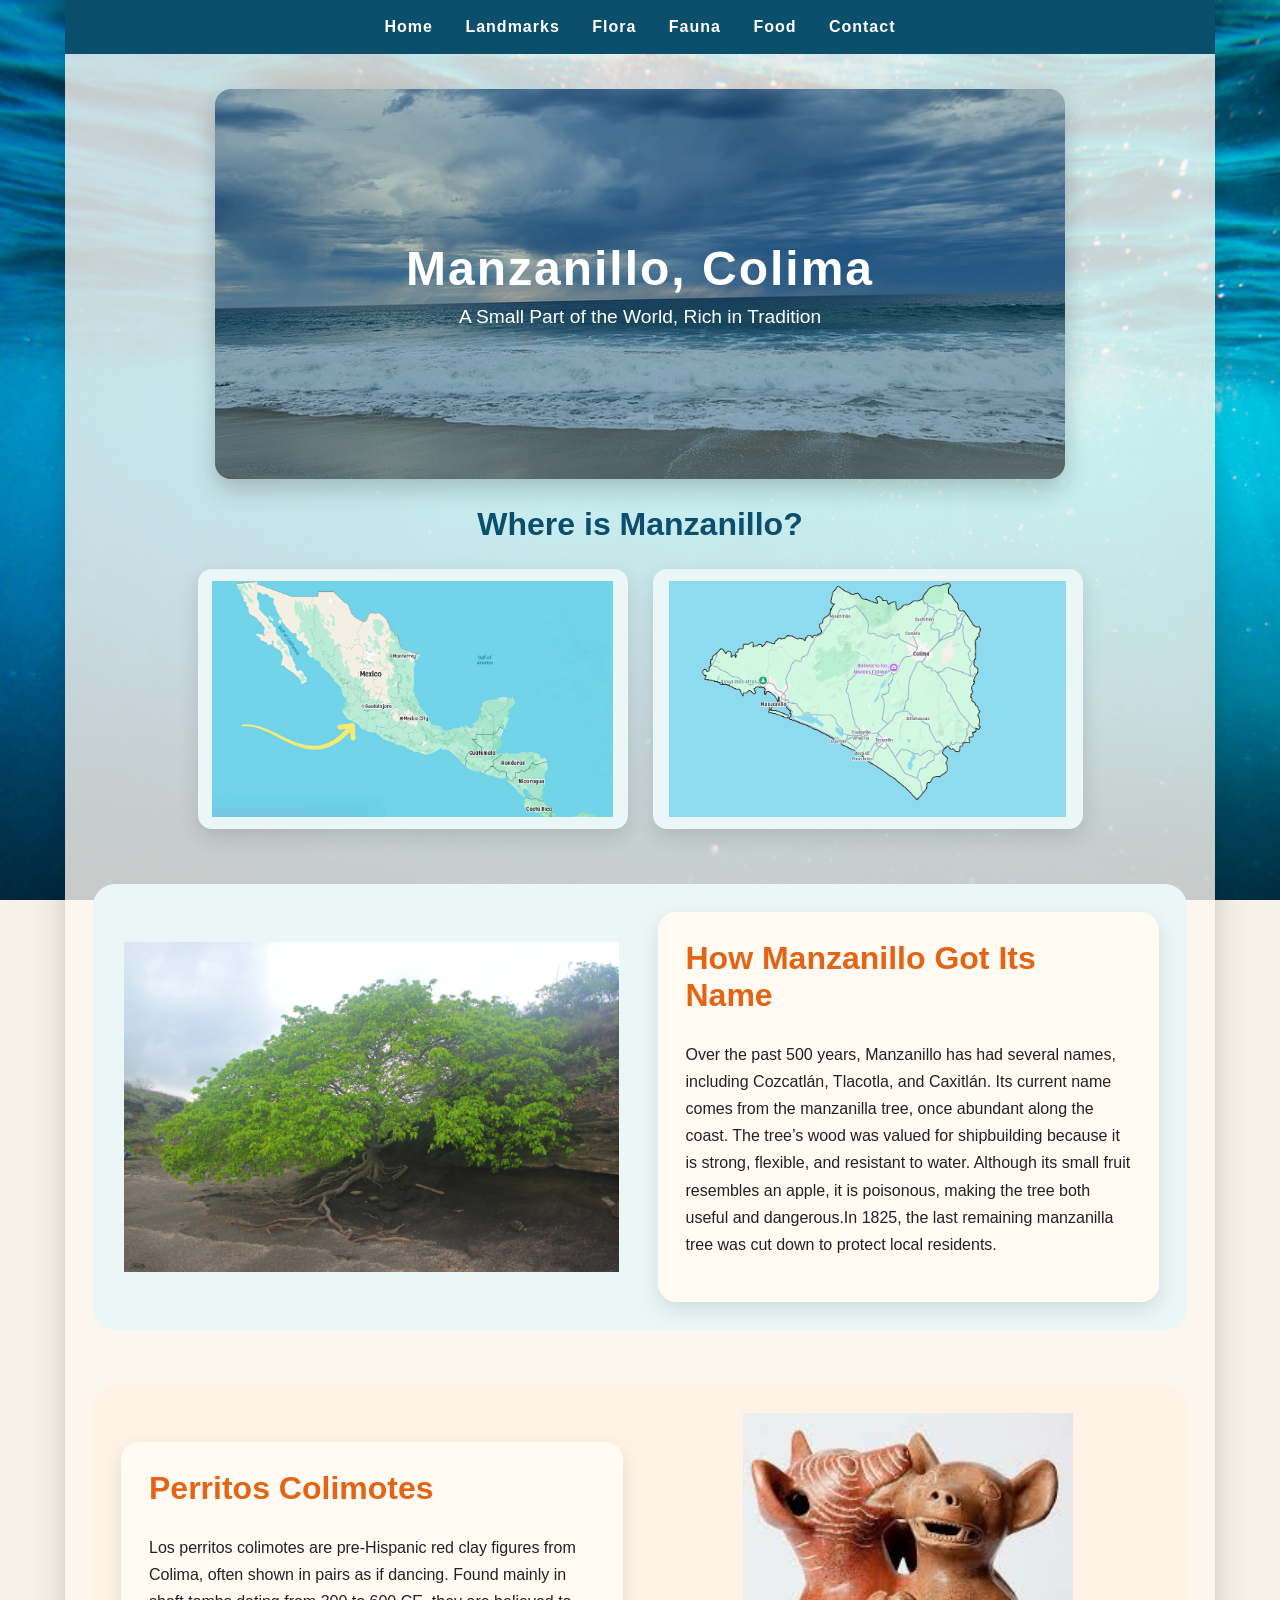
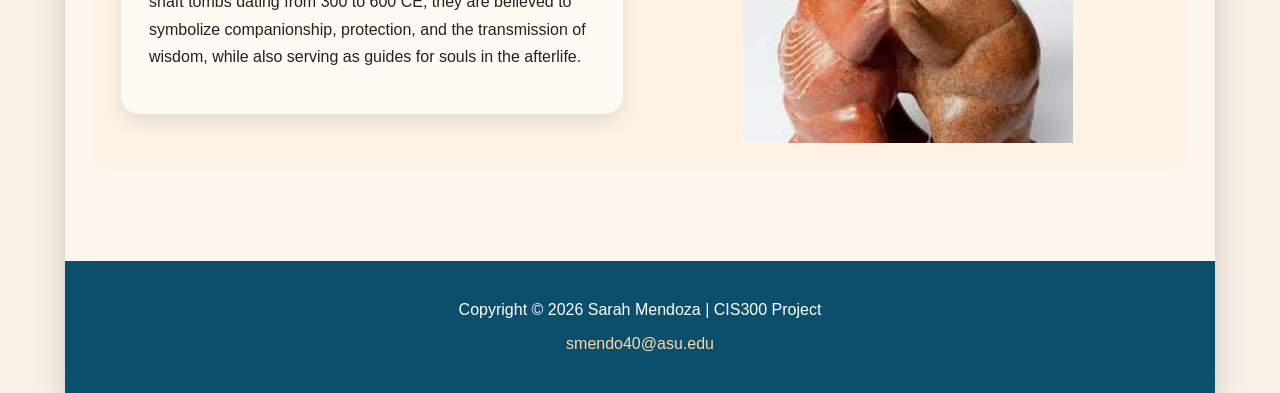
<file: index.html>
<!DOCTYPE html>
<html lang="en">
<head>
    <title>Manzanillo, Colima</title>
    <meta charset="utf-8">
    <meta name="description" content="Explore Manzanillo, Colima through its location, history, traditions, and cultural symbols.">
    <meta name="viewport" content="width=device-width, initial-scale=1.0">

    <!-- Google tag (gtag.js) -->
<script async src="https://www.googletagmanager.com/gtag/js?id=G-6YE97ZXQX1"></script>
<script>
  window.dataLayer = window.dataLayer || [];
  function gtag(){dataLayer.push(arguments);}
  gtag('js', new Date());

  gtag('config', 'G-6YE97ZXQX1');
</script>

    <link rel="stylesheet" href="style.css">
</head>

<body>
<div id="wrapper">

<header>
    <nav>
        <a href="index.html">Home</a>
        <a href="landmarks.html">Landmarks</a>
        <a href="flora.html">Flora</a>
        <a href="fauna.html">Fauna</a>
        <a href="food.html">Food</a>
        <a href="contact.html">Contact</a>
    </nav>
</header>

<main>

<section class="hero-collage">

    <div class="hero-image-container">
        <img class="beach-img" src="images/playa-manzanillo.jpeg.jpeg" alt="Beach in Manzanillo">

        <div class="hero-overlay">
            <h1>Manzanillo, Colima</h1>
            <p>A Small Part of the World, Rich in Tradition</p>
        </div>
    </div>

    <h2>Where is Manzanillo?</h2>

    <div class="map-row">
        <img src="images/mexico-arrow.jpg.jpg" alt="Map of Mexico pointing to Colima">
        <img src="images/mapa-manzanillo.jpg.jpg" alt="Map showing Manzanillo in Colima">
    </div>

</section>

<section class="name-section">

    <img src="images/manzanillo-arbol.jpg.jpg" alt="Manzanillo tree">

    <div class="text-box">
        <h2>How Manzanillo Got Its Name</h2>
        <p>
            Over the past 500 years, Manzanillo has had several names, including Cozcatlán, Tlacotla, and Caxitlán. 
            Its current name comes from the manzanilla tree, once abundant along the coast. The tree’s wood was valued 
            for shipbuilding because it is strong, flexible, and resistant to water. Although its small fruit resembles an apple, 
            it is poisonous, making the tree both useful and dangerous.In 1825, the last remaining manzanilla tree was cut down 
            to protect local residents.

        </p>
    </div>

</section>

<section class="perritos-section">

    <div class="text-box">
        <h2>Perritos Colimotes</h2>
        <p>
            Los perritos colimotes are pre-Hispanic red clay figures from Colima, often shown in pairs as if dancing. Found 
            mainly in shaft tombs dating from 300 to 600 CE, they are believed to symbolize companionship, protection, and 
            the transmission of wisdom, while also serving as guides for souls in the afterlife.

        </p>
    </div>

    <img src="images/perros-colimotes.jpeg.jpeg" alt="Perritos colimotes clay figures">

</section>

</main>

<footer>
    <p>Copyright &copy; 2026 Sarah Mendoza | CIS300 Project</p>
    <p><a href="mailto:smendo40@asu.edu">smendo40@asu.edu</a></p>
</footer>

</div>
</body>
</html>
</file>
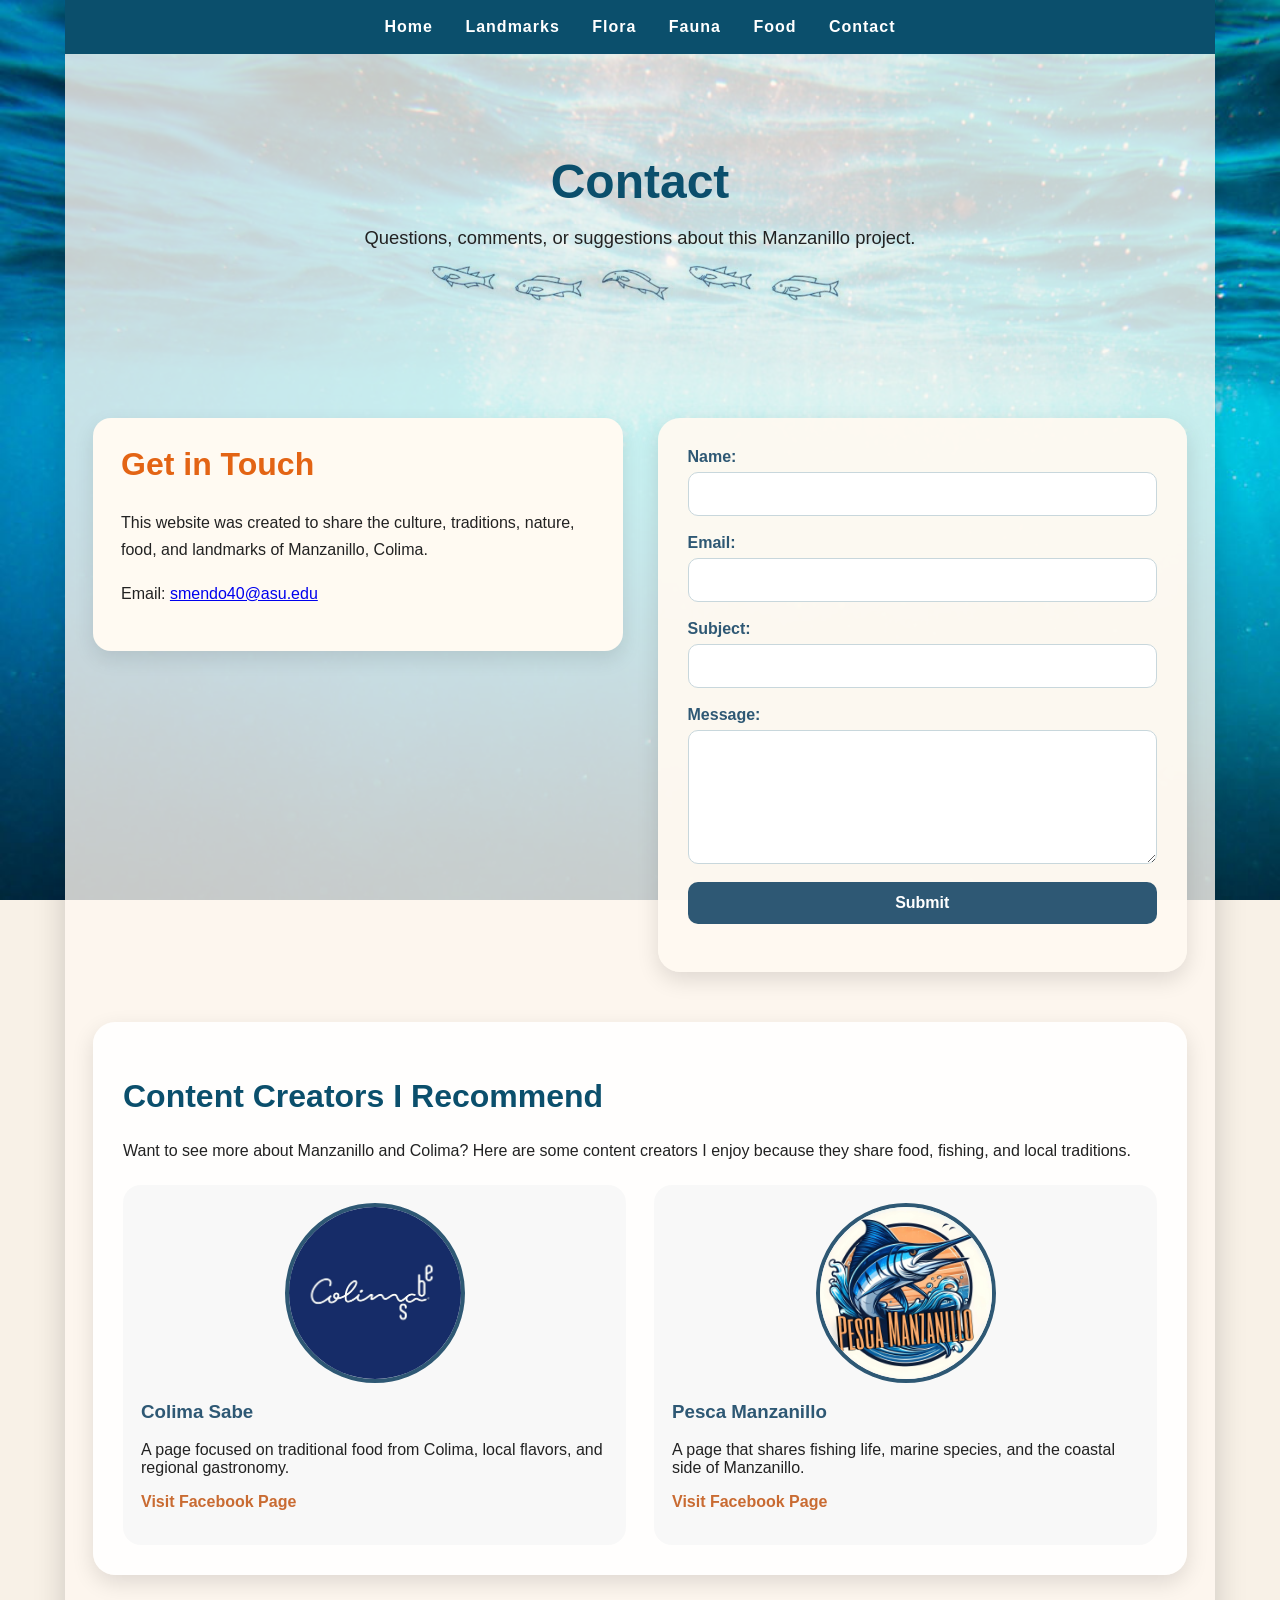
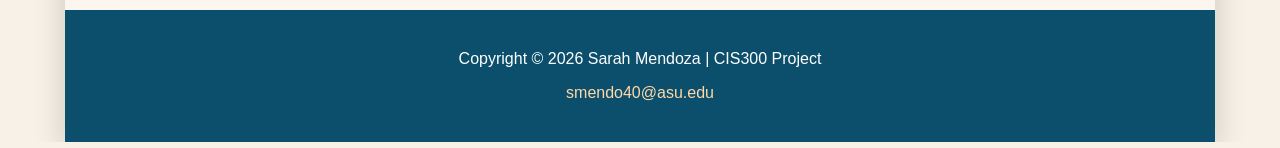
<file: contact.html>
<!DOCTYPE html>
<html lang="en">
<head>
    <title>Contact | Manzanillo, Colima</title>
    <meta charset="utf-8">
    <meta name="description" content="Contact page for the Manzanillo, Colima website project.">
    <meta name="viewport" content="width=device-width, initial-scale=1.0">

    <!-- Google tag (gtag.js) -->
<script async src="https://www.googletagmanager.com/gtag/js?id=G-6YE97ZXQX1"></script>
<script>
  window.dataLayer = window.dataLayer || [];
  function gtag(){dataLayer.push(arguments);}
  gtag('js', new Date());

  gtag('config', 'G-6YE97ZXQX1');
</script>
    
    <link rel="stylesheet" href="style.css">
</head>

<body>
<div id="wrapper">

<header>
    <nav>
        <a href="index.html">Home</a>
        <a href="landmarks.html">Landmarks</a>
        <a href="flora.html">Flora</a>
        <a href="fauna.html">Fauna</a>
        <a href="food.html">Food</a>
        <a href="contact.html">Contact</a>
    </nav>
</header>

<main>

<section class="page-title contact-title">
    <h1>Contact</h1>
    <p>Questions, comments, or suggestions about this Manzanillo project.</p>
    <img src="images/fish-divider.jpeg" alt="Decorative fish divider" class="header-divider">
</section>

<section class="contact-section">

    <div class="text-box">
        <h2>Get in Touch</h2>
        <p>
            This website was created to share the culture, traditions, nature,
            food, and landmarks of Manzanillo, Colima.
        </p>

        <p>
            Email:
            <a href="mailto:smendo40@asu.edu">smendo40@asu.edu</a>
        </p>
    </div>

    <form class="contact-form" action="#" method="post">
        <label for="myName">Name:</label>
        <input type="text" id="myName" name="myName">

        <label for="myEmail">Email:</label>
        <input type="email" id="myEmail" name="myEmail">

        <label for="mySubject">Subject:</label>
        <input type="text" id="mySubject" name="mySubject">

        <label for="myMessage">Message:</label>
        <textarea id="myMessage" name="myMessage" rows="6"></textarea>

        <input type="submit" value="Submit">
    </form>

</section>

<section class="creator-section">
    <h2>Content Creators I Recommend</h2>

    <p>
        Want to see more about Manzanillo and Colima? Here are some content creators
        I enjoy because they share food, fishing, and local traditions.
    </p>

    <div class="creator-grid">

        <article class="creator-card">
    <a href="https://www.facebook.com/colimasabe.mx" target="_blank">
        <img src="images/colima-sabe.jpeg" alt="Colima Sabe page">
    </a>
    <h3>Colima Sabe</h3>
    <p>
        A page focused on traditional food from Colima, local flavors,
        and regional gastronomy.
    </p>
    <p>
        <a href="https://www.facebook.com/colimasabe.mx" target="_blank">Visit Facebook Page</a>
    </p>
</article>

<article class="creator-card">
    <a href="https://www.facebook.com/profile.php?id=100063577772550" target="_blank">
        <img src="images/pesca-manzanillo.jpeg" alt="Pesca Manzanillo page">
    </a>
    <h3>Pesca Manzanillo</h3>
    <p>
        A page that shares fishing life, marine species, and the coastal side of Manzanillo.
    </p>
    <p>
        <a href="https://www.facebook.com/profile.php?id=100063577772550" target="_blank">Visit Facebook Page</a>
    </p>
</article>

    </div>
</section>

</main>

<footer>
    <p>Copyright &copy; 2026 Sarah Mendoza | CIS300 Project</p>
    <p><a href="mailto:smendo40@asu.edu">smendo40@asu.edu</a></p>
</footer>

</div>
</body>
</html>
</file>
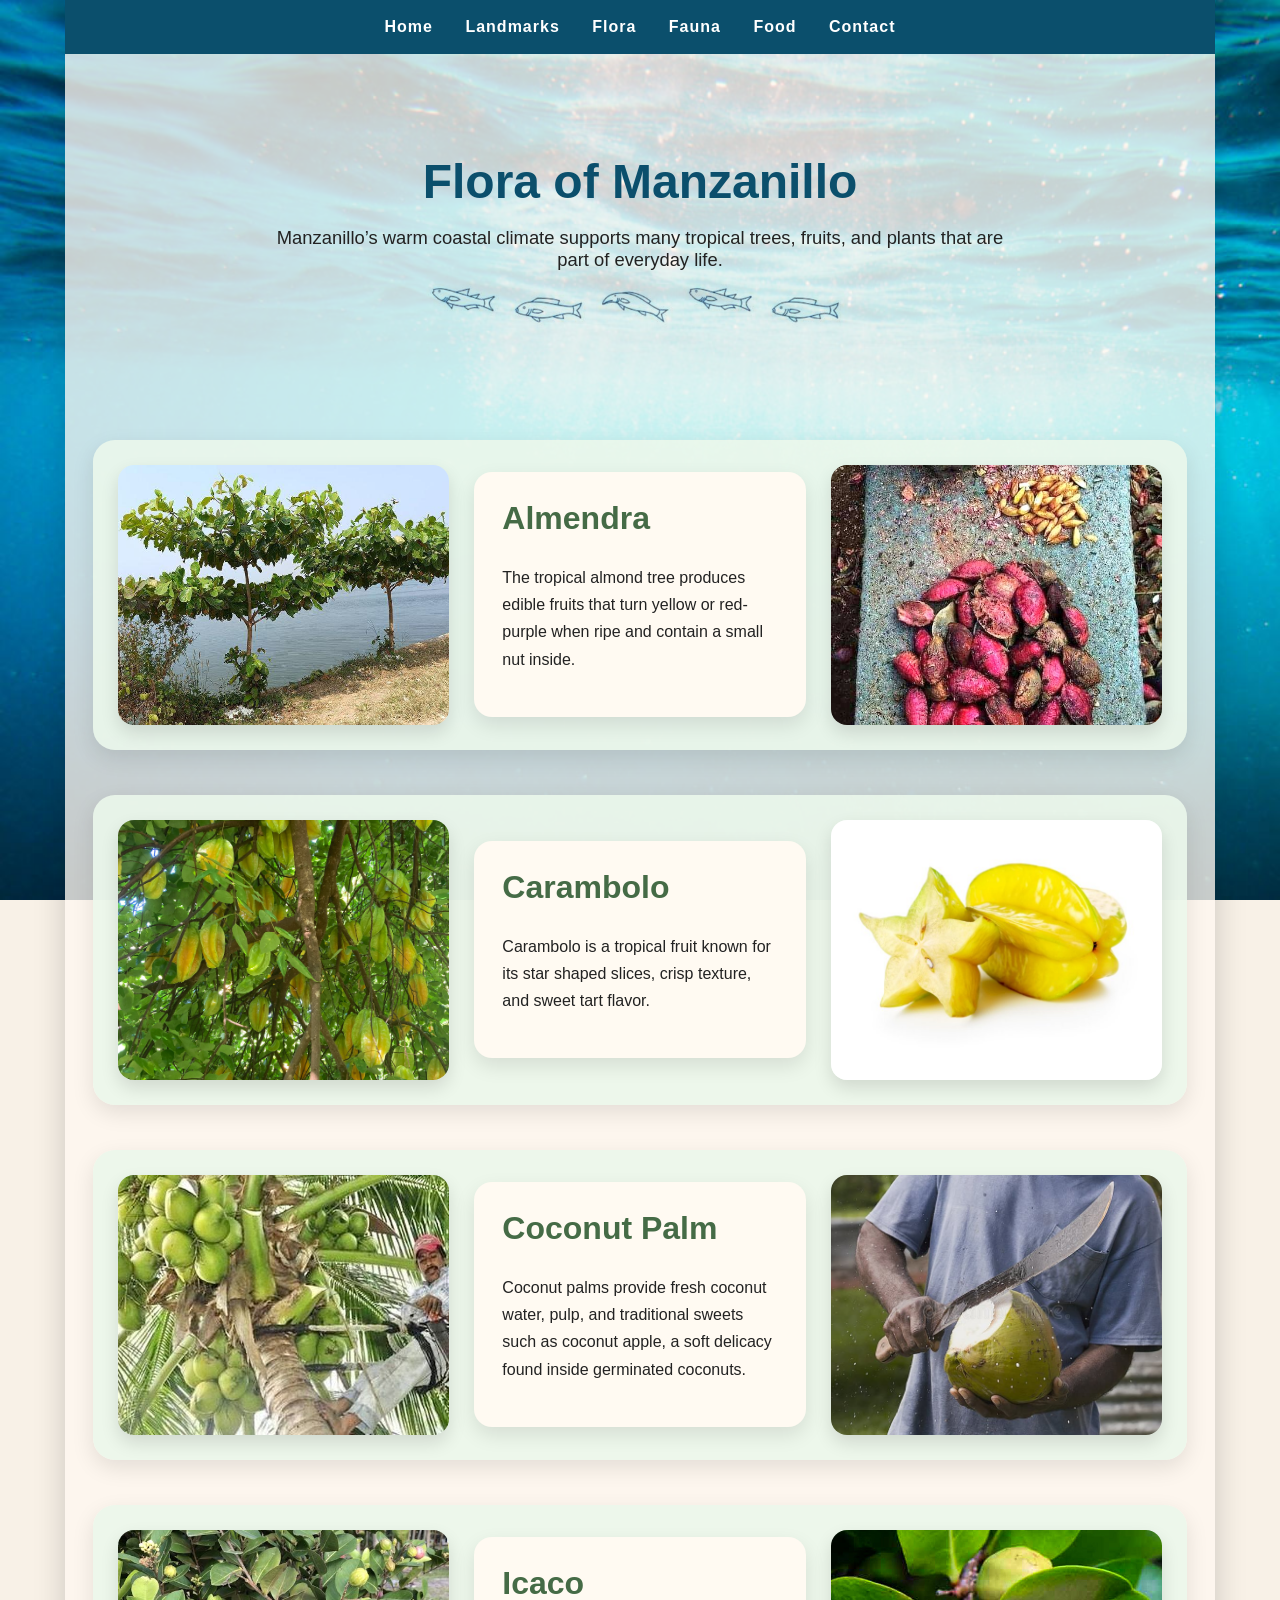
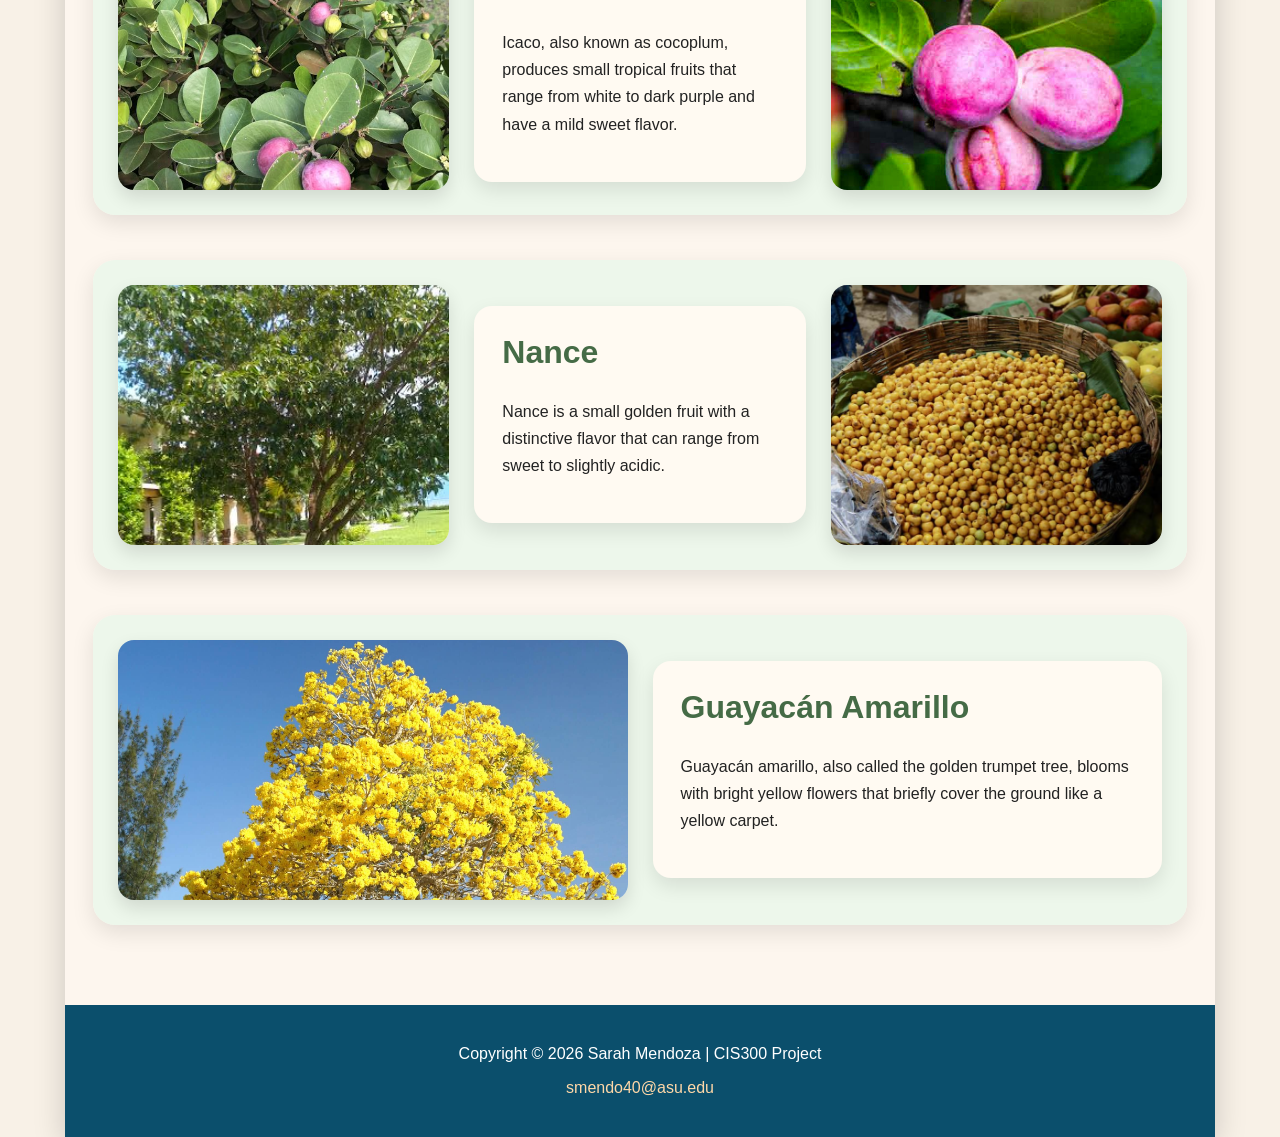
<file: flora.html>
<!DOCTYPE html>
<html lang="en">
<head>
    <title>Manzanillo Flora</title>
    <meta charset="utf-8">
    <meta name="description" content="Explore tropical plants and fruits found in Manzanillo and Colima.">
    <meta name="viewport" content="width=device-width, initial-scale=1.0">

    <!-- Google tag (gtag.js) -->
<script async src="https://www.googletagmanager.com/gtag/js?id=G-6YE97ZXQX1"></script>
<script>
  window.dataLayer = window.dataLayer || [];
  function gtag(){dataLayer.push(arguments);}
  gtag('js', new Date());

  gtag('config', 'G-6YE97ZXQX1');
</script>
    
    <link rel="stylesheet" href="style.css">
</head>

<body>
<div id="wrapper">

<header>
    <nav>
        <a href="index.html">Home</a>
        <a href="landmarks.html">Landmarks</a>
        <a href="flora.html">Flora</a>
        <a href="fauna.html">Fauna</a>
        <a href="food.html">Food</a>
        <a href="contact.html">Contact</a>
    </nav>
</header>

<main>

<section class="page-title">
    <h1>Flora of Manzanillo</h1>
    <p>Manzanillo’s warm coastal climate supports many tropical trees, fruits, and plants that are part of everyday life.</p>
    <img src="images/fish-divider.jpeg" alt="Decorative fish divider" class="header-divider">
</section>

<section class="flora-card">
    <img src="images/almendra-arbol.jpg.jpg" alt="Almendra tree">
    <div class="text-box">
        <h2>Almendra</h2>
        <p>The tropical almond tree produces edible fruits that turn yellow or red-purple when ripe and contain a small nut inside.</p>
    </div>
    <img src="images/almendra-fruta.jpg.jpg" alt="Almendra fruit">
</section>

<section class="flora-card">
    <img src="images/carambolo-arbol.jpg.jpg" alt="Carambolo tree">
    <div class="text-box">
        <h2>Carambolo</h2>
        <p>Carambolo is a tropical fruit known for its star shaped slices, crisp texture, and sweet tart flavor.
</p>
    </div>
    <img src="images/carambolo-fruta.jpg.jpg" alt="Carambolo fruit">
</section>

<section class="flora-card">
    <img src="images/cortando-cocos.jpg.jpg" alt="Cutting coconuts from a palm tree">
    <div class="text-box">
        <h2>Coconut Palm</h2>
        <p>Coconut palms provide fresh coconut water, pulp, and traditional sweets such as coconut apple, a soft delicacy found inside germinated coconuts.</p>
    </div>
    <img src="images/coco_fruta.jpg.jpg" alt="Fresh coconut">
</section>

<section class="flora-card">
    <img src="images/icaco-arbol.jpg.jpg" alt="Icaco tree">
    <div class="text-box">
        <h2>Icaco</h2>
        <p>Icaco, also known as cocoplum, produces small tropical fruits that range from white to dark purple and have a mild sweet flavor.</p>
    </div>
    <img src="images/icaco-fruta.jpg.jpg" alt="Icaco fruit">
</section>

<section class="flora-card">
    <img src="images/nance-arbol.jpg.jpg" alt="Nance tree">
    <div class="text-box">
        <h2>Nance</h2>
        <p>Nance is a small golden fruit with a distinctive flavor that can range from sweet to slightly acidic.</p>
    </div>
    <img src="images/nance-fruta.jpeg.jpeg" alt="Nance fruit">
</section>

<section class="flora-card single-feature">
    <img src="images/guayacan-amarillo.jpeg" alt="Guayacán amarillo" class="guayacan-img">
    <div class="text-box">
        <h2>Guayacán Amarillo</h2>
        <p>Guayacán amarillo, also called the golden trumpet tree, blooms with bright yellow flowers that briefly cover the ground like a yellow carpet.</p>
    </div>
</section>

</main>

<footer>
    <p>Copyright &copy; 2026 Sarah Mendoza | CIS300 Project</p>
    <p><a href="mailto:smendo40@asu.edu">smendo40@asu.edu</a></p>
</footer>

</div>
</body>
</html>
</file>
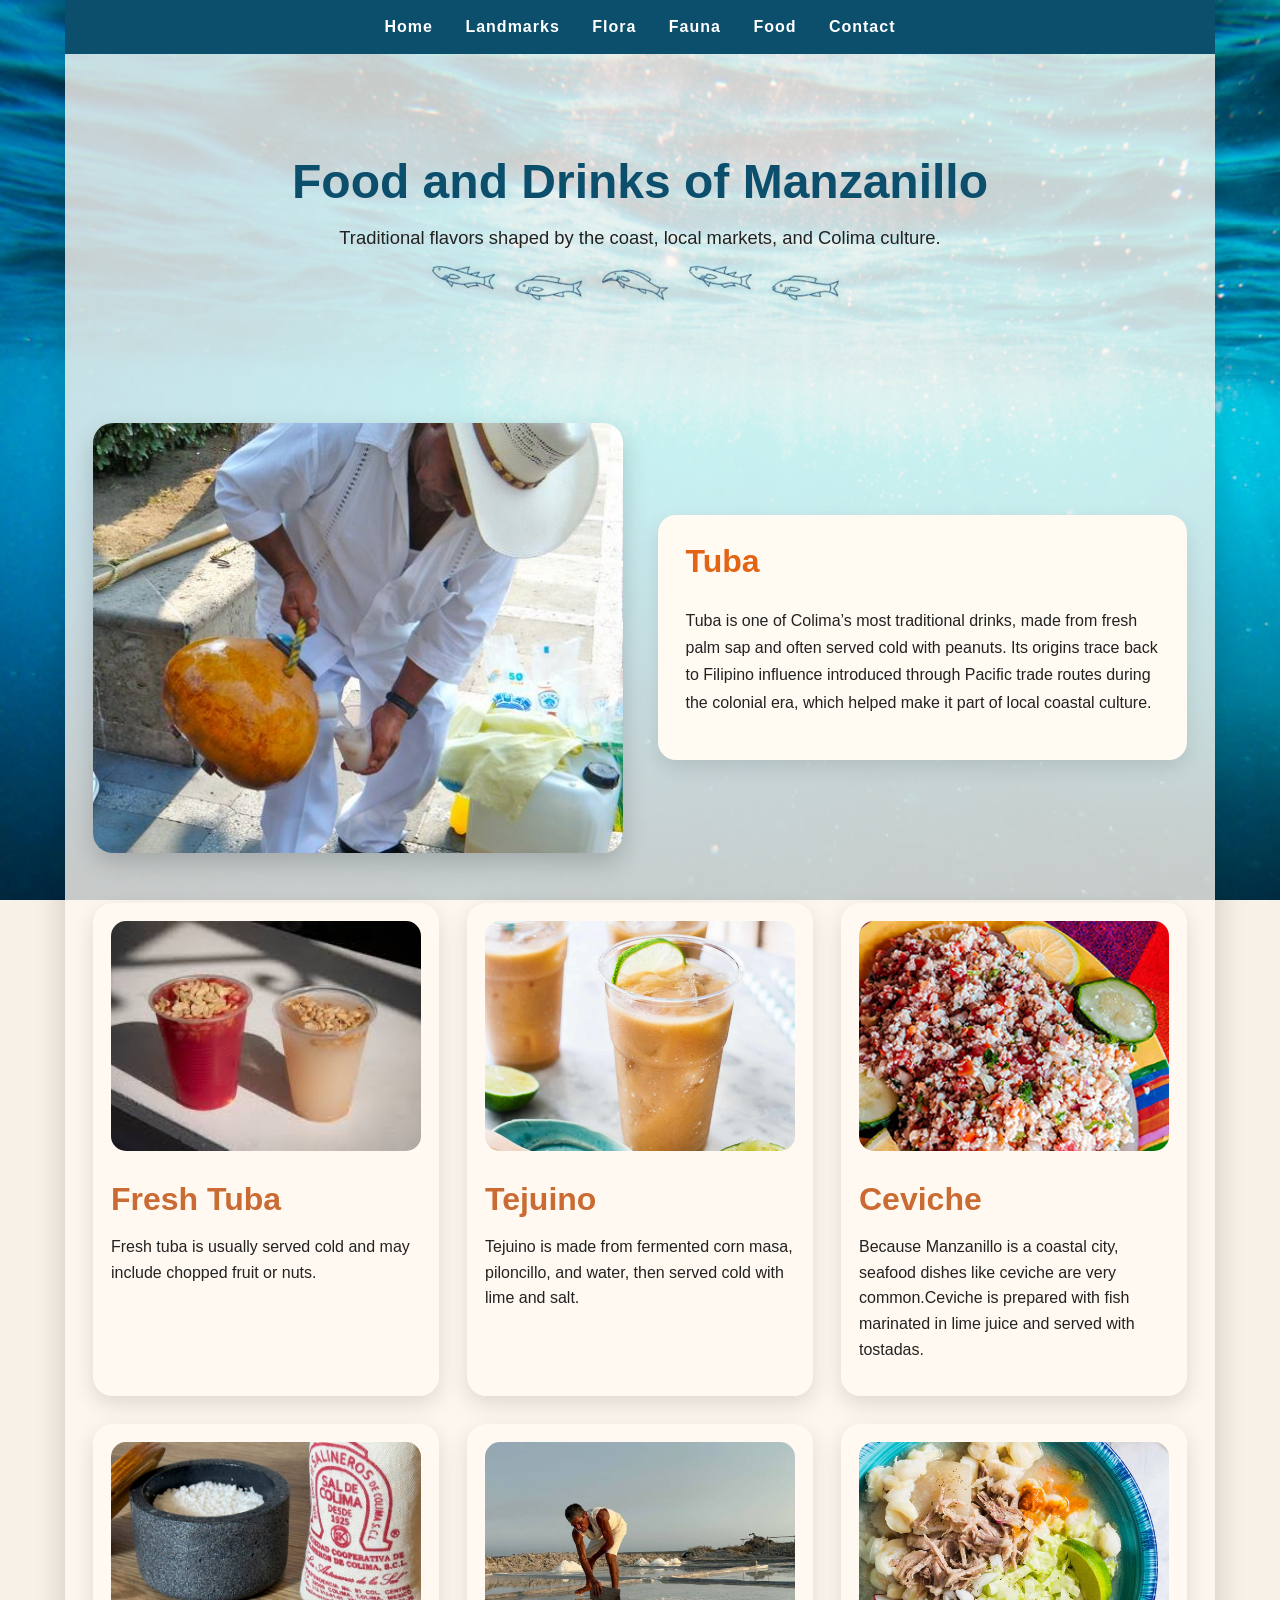
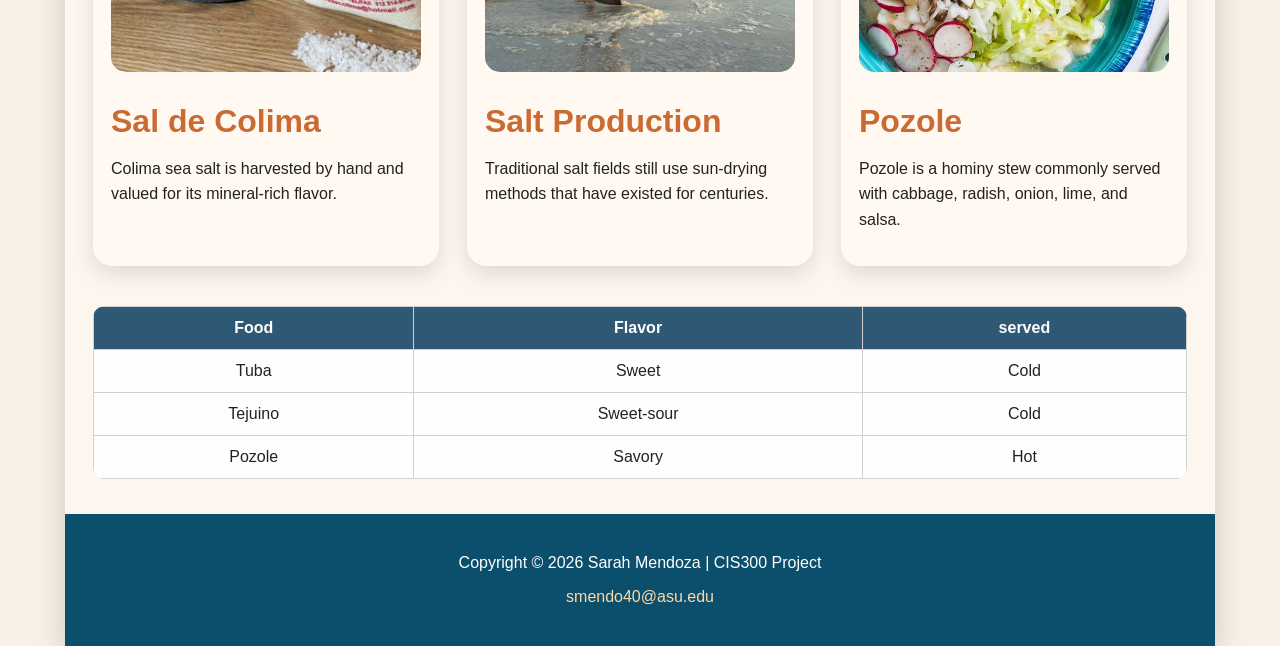
<file: food.html>
<!DOCTYPE html>
<html lang="en">
<head>
    <title>Manzanillo Food</title>
    <meta charset="utf-8">
    <meta name="description" content="Explore traditional foods and drinks from Manzanillo and Colima, including tuba, tejuino, ceviche, salt, and pozole.">
    <meta name="viewport" content="width=device-width, initial-scale=1.0">

    <!-- Google tag (gtag.js) -->
<script async src="https://www.googletagmanager.com/gtag/js?id=G-6YE97ZXQX1"></script>
<script>
  window.dataLayer = window.dataLayer || [];
  function gtag(){dataLayer.push(arguments);}
  gtag('js', new Date());

  gtag('config', 'G-6YE97ZXQX1');
</script>
    
    <link rel="stylesheet" href="style.css">
</head>

<body>
<div id="wrapper">

<header>
    <nav>
        <a href="index.html">Home</a>
        <a href="landmarks.html">Landmarks</a>
        <a href="flora.html">Flora</a>
        <a href="fauna.html">Fauna</a>
        <a href="food.html">Food</a>
        <a href="contact.html">Contact</a>
    </nav>
</header>

<main>
    <section class="page-title food-title">
        <h1>Food and Drinks of Manzanillo</h1>
        <p>Traditional flavors shaped by the coast, local markets, and Colima culture.</p>
        <img src="images/fish-divider.jpeg" alt="Decorative fish divider" class="header-divider">
    </section>

    <section class="food-feature">
        <img src="images/senor-tuba.jpg.jpg" alt="Man serving tuba from a gourd">
        <div class="text-box">
            <h2>Tuba</h2>
            <p>
                Tuba is one of Colima’s most traditional drinks, made from fresh palm sap and often served cold with peanuts. Its origins trace back to 
                Filipino influence introduced through Pacific trade routes during the colonial era, which helped make it part of local coastal culture. </p>
        </div>
    </section>

    <section class="food-grid">
        <article class="food-card">
            <img src="images/tuba-fresca.jpeg.jpeg" alt="Fresh tuba drinks">
            <h2>Fresh Tuba</h2>
            <p>Fresh tuba is usually served cold and may include chopped fruit or nuts.</p>
        </article>

        <article class="food-card">
            <img src="images/tejuino.jpg.jpg" alt="Tejuino drink">
            <h2>Tejuino</h2>
            <p>Tejuino is made from fermented corn masa, piloncillo, and water, then served cold with lime and salt.</p>
        </article>

        <article class="food-card">
            <img src="images/ceviche-pescado.jpg.jpg" alt="Fish ceviche">
            <h2>Ceviche</h2>
            <p>Because Manzanillo is a coastal city, seafood dishes like ceviche are very common.Ceviche is prepared with 
                fish marinated in lime juice and served with tostadas.</p>
        </article>

        <article class="food-card">
            <img src="images/sal.jpg.jpg" alt="Salt from Colima">
            <h2>Sal de Colima</h2>
            <p>Colima sea salt is harvested by hand and valued for its mineral-rich flavor.</p>
        </article>

        <article class="food-card">
            <img src="images/salinera-colima.jpg.jpg" alt="Salt production in Colima">
            <h2>Salt Production</h2>
            <p>Traditional salt fields still use sun-drying methods that have existed for centuries.</p>
        </article>

        <article class="food-card">
            <img src="images/pozole.jpeg" alt="Pozole">
            <h2>Pozole</h2>
            <p>Pozole is a hominy stew commonly served with cabbage, radish, onion, lime, and salsa.</p>
        </article>
    </section>

    <section class="food-table-section">
    <table>
        <tr>
            <th>Food</th>
            <th>Flavor</th>
            <th>served</th>
        </tr>

        <tr>
            <td>Tuba</td>
            <td>Sweet</td>
            <td>Cold</td>
        </tr>

        <tr>
            <td>Tejuino</td>
            <td>Sweet-sour</td>
            <td>Cold</td>
        </tr>

        <tr>
            <td>Pozole</td>
            <td>Savory</td>
            <td>Hot</td>
        </tr>
    </table>
</section>
</main>

<footer>
    <p>Copyright &copy; 2026 Sarah Mendoza | CIS300 Project</p>
    <p><a href="mailto:smendo40@asu.edu">smendo40@asu.edu</a></p>
</footer>

</div>
</body>
</html>
</file>
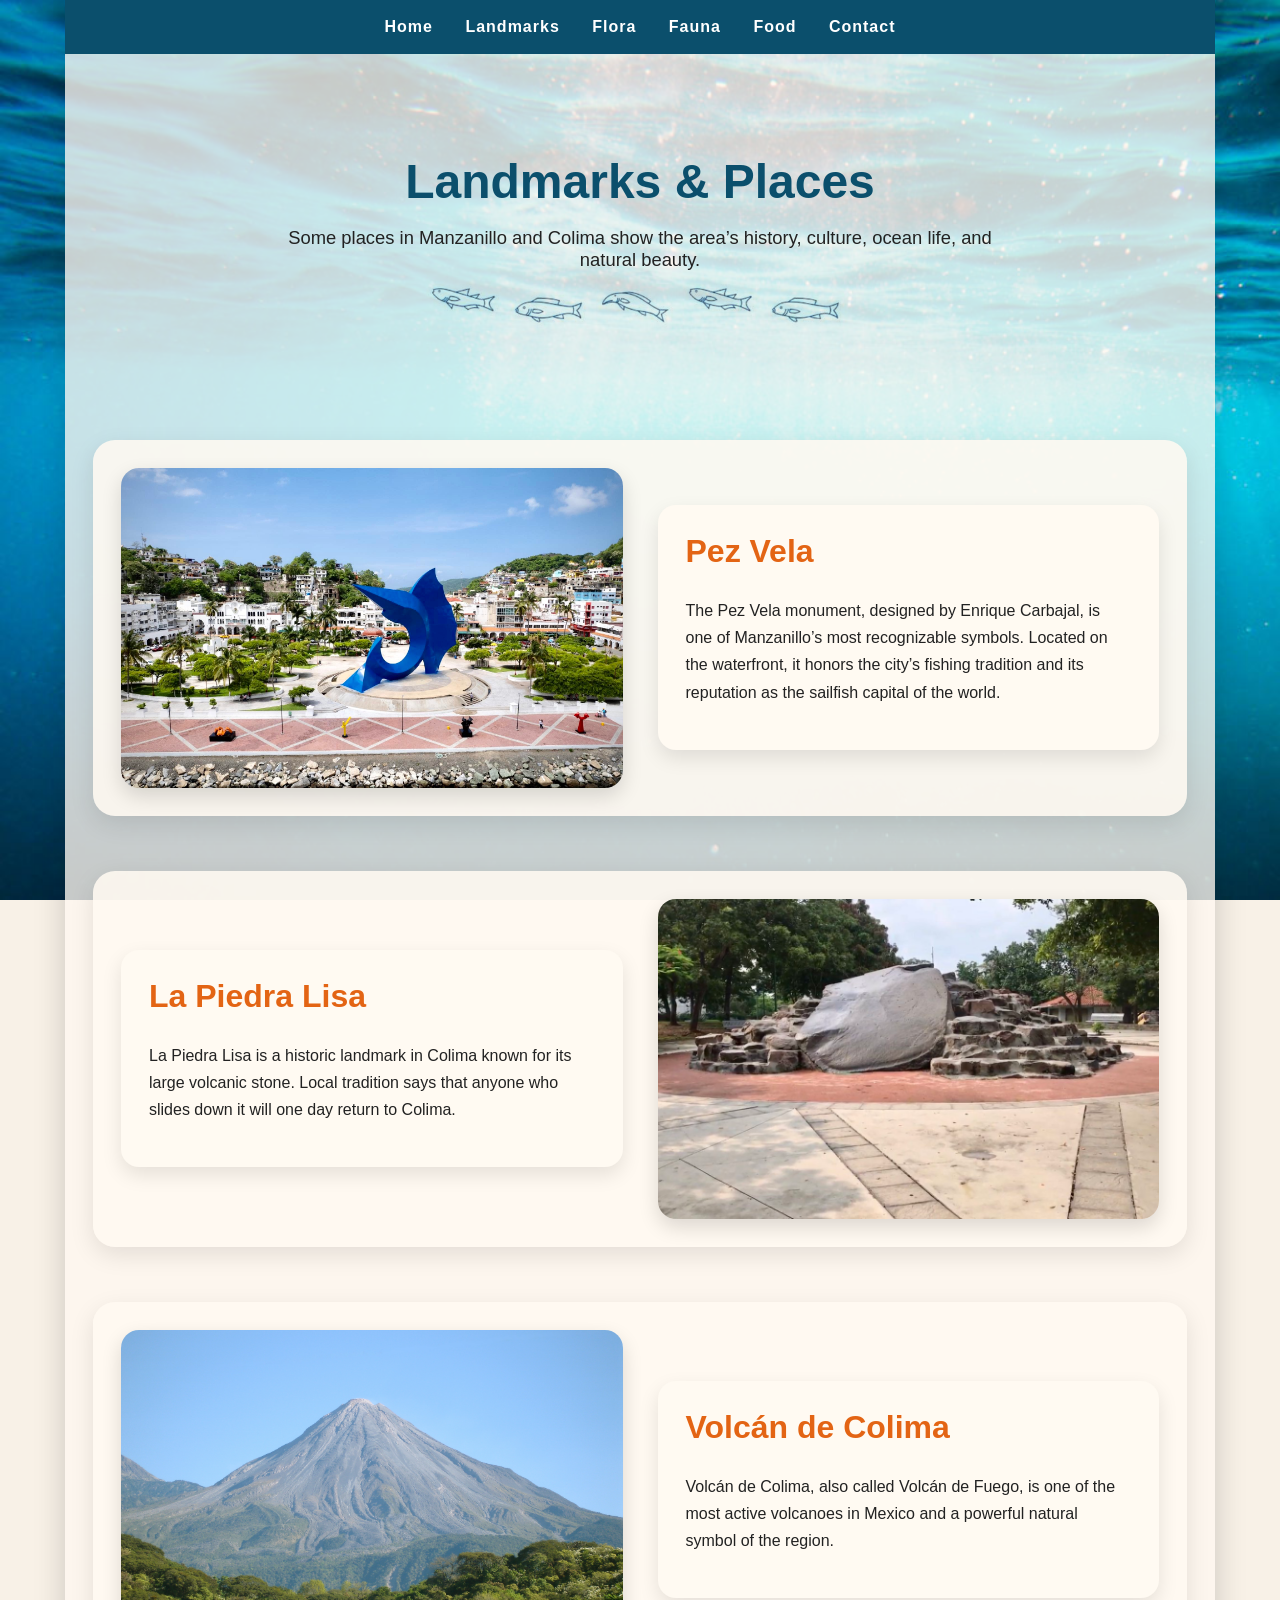
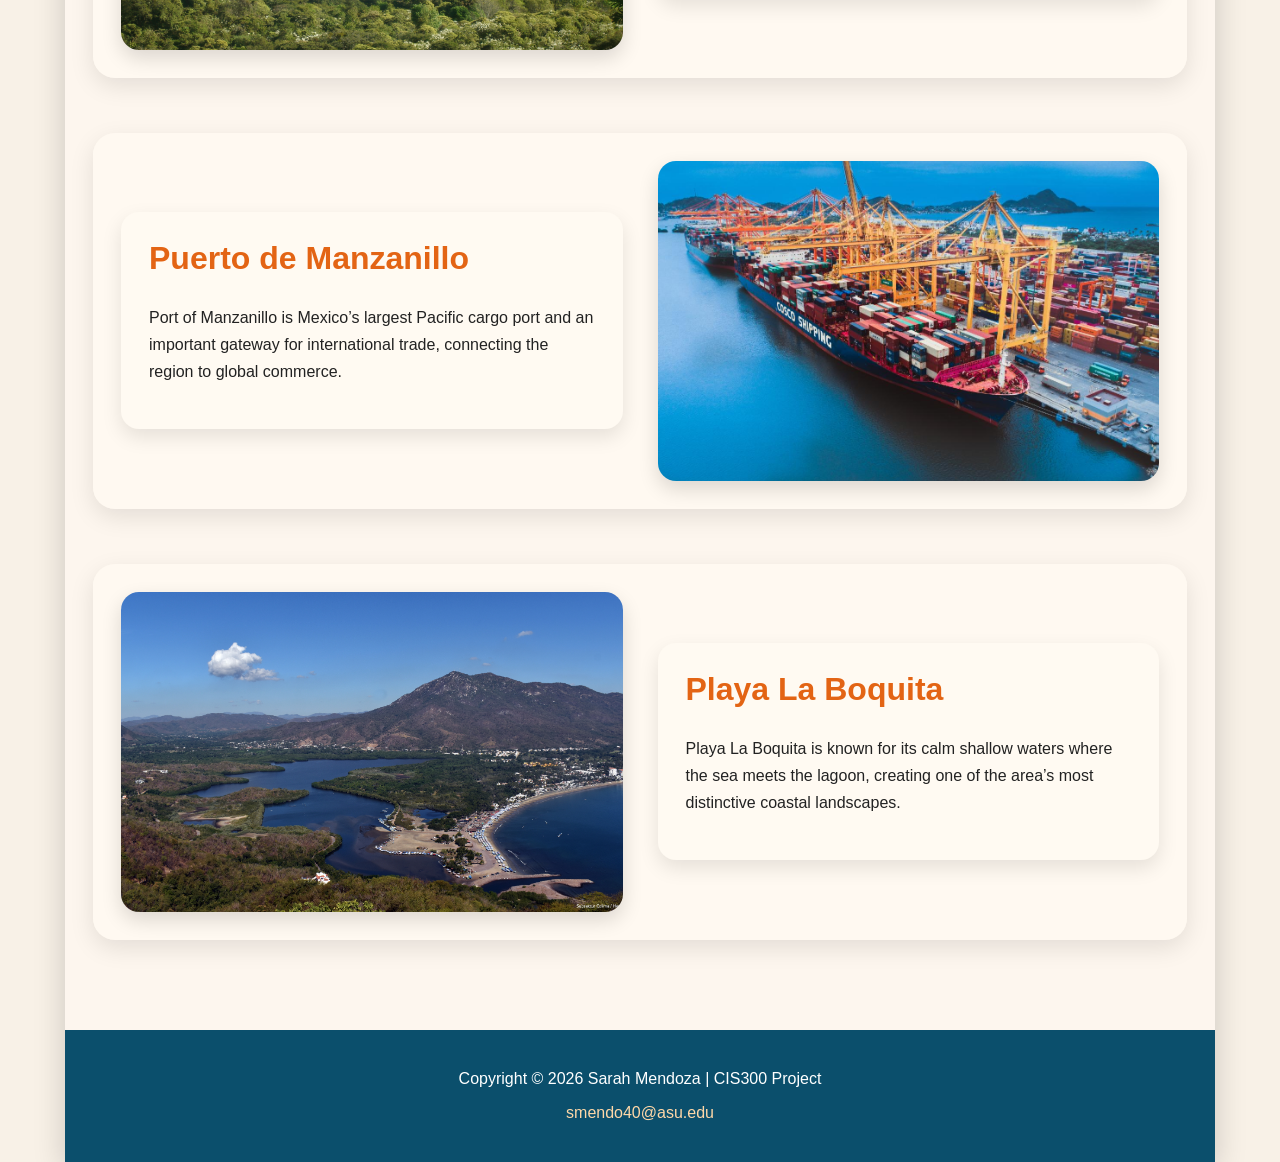
<file: landmarks.html>
<!DOCTYPE html>
<html lang="en">
<head>
    <title>Manzanillo Landmarks</title>
    <meta charset="utf-8">
    <meta name="description" content="Explore important landmarks and natural places connected to Manzanillo and Colima.">
    <meta name="viewport" content="width=device-width, initial-scale=1.0">

    <!-- Google tag (gtag.js) -->
<script async src="https://www.googletagmanager.com/gtag/js?id=G-6YE97ZXQX1"></script>
<script>
  window.dataLayer = window.dataLayer || [];
  function gtag(){dataLayer.push(arguments);}
  gtag('js', new Date());

  gtag('config', 'G-6YE97ZXQX1');
</script>
    
    <link rel="stylesheet" href="style.css">
</head>

<body>
<div id="wrapper">

<header>
    <nav>
        <a href="index.html">Home</a>
        <a href="landmarks.html">Landmarks</a>
        <a href="flora.html">Flora</a>
        <a href="fauna.html">Fauna</a>
        <a href="food.html">Food</a>
        <a href="contact.html">Contact</a>
    </nav>
</header>

<main>

<section class="page-title">
    <h1>Landmarks & Places</h1>
    <p>Some places in Manzanillo and Colima show the area’s history, culture, ocean life, and natural beauty.</p>
    <img src="images/fish-divider.jpeg" alt="Decorative fish divider" class="header-divider">
</section>

<section class="landmark-card">
    <img src="images/pez-vela.jpg.jpg" alt="Pez Vela monument in Manzanillo">
    <div class="text-box">
        <h2>Pez Vela</h2>
        <p>The Pez Vela monument, designed by Enrique Carbajal, is one of Manzanillo’s most recognizable symbols. Located on the waterfront, it honors the city’s 
            fishing tradition and its reputation as the sailfish capital of the world.</p>
    </div>
</section>

<section class="landmark-card reverse">
    <img src="images/piedra-lisa.jpg.jpg" alt="La Piedra Lisa in Colima">
    <div class="text-box">
        <h2>La Piedra Lisa</h2>
        <p>La Piedra Lisa is a historic landmark in Colima known for its large volcanic stone. Local tradition says that anyone who slides down it will one day 
            return to Colima.</p>
    </div>
</section>

<section class="landmark-card">
    <img src="images/volcan-de-colima.jpg.jpg" alt="Volcan de Colima">
    <div class="text-box">
        <h2>Volcán de Colima</h2>
        <p>Volcán de Colima, also called Volcán de Fuego, is one of the most active volcanoes in Mexico and a powerful
             natural symbol of the region.</p>
    </div>
</section>

<section class="landmark-card reverse">
    <img src="images/puerto-manzanillo-cerca.jpg.jpg" alt="Port of Manzanillo">
    <div class="text-box">
        <h2>Puerto de Manzanillo</h2>
        <p>Port of Manzanillo is Mexico’s largest Pacific cargo port and an important gateway for international trade, 
            connecting the region to global commerce.</p>
    </div>
</section>

<section class="landmark-card">
    <img src="images/playa-boquita.jpeg" alt="Playa La Boquita where the sea meets the lagoon">
    <div class="text-box">
        <h2>Playa La Boquita</h2>
        <p>Playa La Boquita is known for its calm shallow waters where the sea meets the lagoon, creating one of the area’s 
            most distinctive coastal landscapes.</p>
    </div>
</section>

</main>

<footer>
    <p>Copyright &copy; 2026 Sarah Mendoza | CIS300 Project</p>
    <p><a href="mailto:smendo40@asu.edu">smendo40@asu.edu</a></p>
</footer>

</div>
</body>
</html>
</file>
<file: style.css>
* {
    box-sizing: border-box;
}

body {
    margin: 0;
    background-color: #f8f1e7;
    background-image: url(images/ocean-surface.jpg);
    background-size: cover;
    background-attachment: fixed;
    color: #222222;
    font-family: "Trebuchet MS", Helvetica, sans-serif;
}

h1, h2, h3 {
    font-family: "Segoe UI", Tahoma, sans-serif;
    font-weight: bold;
}

#wrapper {
    max-width: 1150px;
    margin: 0 auto;
    background-color: rgba(255,248,240,0.78);
    box-shadow: 0 8px 30px rgba(0,0,0,0.18);
}

header {
    background-color: #0B4F6C;
    padding: 18px;
    text-align: center;
}

nav a {
    color: white;
    text-decoration: none;
    margin: 0 14px;
    font-weight: bold;
    letter-spacing: 1px;
}

nav a:hover {
    color: #F4A261;
}

main {
    padding: 35px 28px;
}

.hero-collage {
    text-align: center;
    margin-bottom: 55px;
}

.hero-image-container {
    position: relative;
    max-width: 850px;
    margin: auto;
}

.beach-img {
    width: 100%;
    max-height: 390px;
    object-fit: cover;
    border-radius: 16px;
    display: block;
    box-shadow: 0 10px 25px rgba(0,0,0,0.20);
}

.hero-overlay {
    position: absolute;
    inset: 0;
    display: flex;
    flex-direction: column;
    justify-content: center;
    color: white;
    text-align: center;
    background-color: rgba(11, 79, 108, 0.35);
    border-radius: 16px;
    padding: 25px;
}

.hero-overlay h1 {
    font-size: 3rem;
    margin: 0 0 10px;
    letter-spacing: 2px;
}

.hero-overlay p {
    font-size: 1.2rem;
    margin: 0;
}

h2 {
    color: #0B4F6C;
    font-size: 2rem;
}

.map-row {
    display: flex;
    justify-content: center;
    gap: 25px;
    flex-wrap: wrap;
    margin-top: 20px;
}

.map-row img {
    width: 45%;
    max-width: 430px;
    max-height: 260px;
    object-fit: contain;
    background-color: #EAF7F6;
    padding: 12px;
    border-radius: 14px;
    box-shadow: 0 8px 20px rgba(0,0,0,0.12);
}

.name-section,
.perritos-section {
    display: grid;
    grid-template-columns: 1fr 1fr;
    gap: 35px;
    align-items: center;
    margin-bottom: 55px;
    background-color: #EAF7F6;
    padding: 28px;
    border-radius: 22px;
}

.perritos-section {
    background-color: #FFF3E6;
}

.name-section img,
.perritos-section img {
    width: 100%;
    max-height: 330px;
    object-fit: contain;
}

.text-box {
    background-color: #FFFAF2;
    padding: 28px;
    border-radius: 18px;
    box-shadow: 0 8px 20px rgba(0,0,0,0.10);
}

.text-box h2 {
    color: #E36414;
    margin-top: 0;
}

.text-box p {
    line-height: 1.7;
}

footer {
    background-color: #0B4F6C;
    color: white;
    text-align: center;
    padding: 24px;
}

footer a {
    color: #ffd8a8;
    text-decoration: none;
}

footer a:hover {
    color: white;
}

@media (max-width: 700px) {
    nav a {
        display: block;
        margin: 8px 0;
    }

    .hero-overlay h1 {
        font-size: 2rem;
    }

    .map-row img,
    .name-section,
    .perritos-section {
        width: 100%;
    }

    .name-section,
    .perritos-section {
        grid-template-columns: 1fr;
    }
}














.page-title {
    text-align: center;
    max-width: 800px;
    margin: 0 auto 45px auto;
    padding: 25px;
}

.page-title h1 {
    color: #0B4F6C;
    font-size: 3rem;
    margin-bottom: 10px;
}

.page-title p {
    font-size: 1.15rem;
}

.landmark-card {
    display: grid;
    grid-template-columns: 1fr 1fr;
    gap: 35px;
    align-items: center;
    margin-bottom: 55px;
    background-color: rgba(255, 250, 242, 0.88);
    padding: 28px;
    border-radius: 22px;
    box-shadow: 0 8px 24px rgba(0,0,0,0.10);
}

.landmark-card.reverse img {
    order: 2;
}

.landmark-card img {
    width: 100%;
    height: 320px;
    object-fit: cover;
    border-radius: 18px;
    box-shadow: 0 8px 20px rgba(0,0,0,0.14);
}

@media (max-width: 700px) {
    .landmark-card {
        grid-template-columns: 1fr;
    }

    .landmark-card.reverse img {
        order: 0;
    }

    .landmark-card img {
        height: auto;
    }
}









.flora-card {
    display: grid;
    grid-template-columns: 1fr 1fr 1fr;
    gap: 25px;
    align-items: center;
    margin-bottom: 45px;
    padding: 25px;
    border-radius: 22px;
    background-color: rgba(235, 248, 235, 0.90);
    box-shadow: 0 8px 22px rgba(0,0,0,0.10);
}

.flora-card img {
    width: 100%;
    height: 260px;
    object-fit: cover;
    border-radius: 16px;
    box-shadow: 0 8px 18px rgba(0,0,0,0.12);
}

.flora-card h2 {
    color: #456b46;
}

.single-feature {
    grid-template-columns: 1fr 1fr;
}

@media (max-width: 700px) {
    .flora-card,
    .single-feature {
        grid-template-columns: 1fr;
    }

    .flora-card img {
        height: auto;
    }
}

.guayacan-img {
    object-position: center 5%;
}

.header-divider {
    width: 500px;
    height: 80px;
    object-fit: cover;
    object-position: center 60%;
    display: block;
    margin: -10px auto 10px;
    mix-blend-mode: multiply;
}







.fauna-card {
    display: grid;
    grid-template-columns: 1fr 1fr;
    gap: 30px;
    align-items: center;
    margin-bottom: 45px;
    padding: 25px;
    border-radius: 22px;
    background-color: rgba(235, 245, 248, 0.90);
    box-shadow: 0 8px 22px rgba(0,0,0,0.10);
}

.fauna-card img {
    width: 100%;
    height: 280px;
    object-fit: cover;
    border-radius: 16px;
}

.gallos-img {
    object-position: center top;
}

.fauna-card h2 {
    color: #0B4F6C;
}

.marine-card {
    display: grid;
    grid-template-columns: 1fr 1fr;
    gap: 30px;
    align-items: center;
    background-color: rgba(255,255,255,0.88);
    padding: 30px;
    border-radius: 22px;
    margin-top: 40px;
    box-shadow: 0 8px 22px rgba(0,0,0,0.10);
}

.marine-text h2 {
    color: #0B4F6C;
    margin-bottom: 15px;
}

.marine-video video {
    width: 100%;
    max-height: 320px;
    border-radius: 16px;
    object-fit: cover;
    box-shadow: 0 8px 20px rgba(0,0,0,0.15);
}

@media (max-width: 700px) {
    .marine-card {
        grid-template-columns: 1fr;
    }
}

@media (max-width: 700px) {
    .fauna-card {
        grid-template-columns: 1fr;
    }

    .wide-text {
        grid-column: span 1;
    }
}









.food-title {
    background-color: transparent;
}

.food-feature {
    display: grid;
    grid-template-columns: 1fr 1fr;
    gap: 35px;
    align-items: center;
    margin: 50px auto;
}

.food-feature img {
    width: 100%;
    max-height: 430px;
    object-fit: cover;
    border-radius: 20px;
    box-shadow: 0 10px 25px rgba(0,0,0,0.18);
}

.food-grid {
    display: grid;
    grid-template-columns: repeat(3, 1fr);
    gap: 28px;
    margin-top: 40px;
}

.food-card {
    background-color: rgba(255, 250, 242, 0.94);
    border-radius: 20px;
    padding: 18px;
    box-shadow: 0 8px 22px rgba(0,0,0,0.12);
}

.food-card img {
    width: 100%;
    height: 230px;
    object-fit: cover;
    border-radius: 15px;
}

.food-card h2 {
    color: #C96B32;
    margin-bottom: 8px;
}

.food-card p {
    line-height: 1.6;
}

@media (max-width: 900px) {
    .food-grid {
        grid-template-columns: 1fr 1fr;
    }

    .food-feature {
        grid-template-columns: 1fr;
    }
}

@media (max-width: 650px) {
    .food-grid {
        grid-template-columns: 1fr;
    }
}

.food-table-section {
    margin-top: 40px;
}

table {
    width: 100%;
    border-collapse: collapse;
    background-color: rgba(255,255,255,0.92);
    border-radius: 12px;
    overflow: hidden;
}

th, td {
    border: 1px solid #d0d0d0;
    padding: 12px;
    text-align: center;
}

th {
    background-color: #2E5874;
    color: white;
}









.contact-title {
    background-color: transparent;
}

.contact-section {
    display: grid;
    grid-template-columns: 1fr 1fr;
    gap: 35px;
    align-items: start;
    margin-top: 45px;
}

.contact-form {
    background-color: rgba(255, 250, 242, 0.94);
    padding: 30px;
    border-radius: 22px;
    box-shadow: 0 8px 22px rgba(0,0,0,0.12);
    display: flex;
    flex-direction: column;
}

.contact-form label {
    font-weight: bold;
    color: #2E5874;
    margin-bottom: 6px;
}

.contact-form input,
.contact-form textarea {
    margin-bottom: 18px;
    padding: 12px;
    border: 1px solid #c8d7dc;
    border-radius: 10px;
    font-size: 1rem;
}

.contact-form input[type="submit"] {
    background-color: #2E5874;
    color: white;
    border: none;
    cursor: pointer;
    font-weight: bold;
}

.contact-form input[type="submit"]:hover {
    background-color: #C96B32;
}

@media (max-width: 800px) {
    .contact-section {
        grid-template-columns: 1fr;
    }
}

.creator-section {
    margin-top: 50px;
    background-color: rgba(255,255,255,0.90);
    padding: 30px;
    border-radius: 22px;
    box-shadow: 0 8px 22px rgba(0,0,0,0.12);
}

.creator-grid {
    display: grid;
    grid-template-columns: 1fr 1fr;
    gap: 28px;
    margin-top: 25px;
}

.creator-card {
    background-color: rgba(248,248,248,0.95);
    border-radius: 18px;
    padding: 18px;
}

.creator-card img {
    width: 100%;
    height: 260px;
    object-fit: cover;
    border-radius: 14px;
}

.creator-card h3 {
    margin-top: 15px;
    color: #2E5874;
}

.creator-card a {
    color: #C96B32;
    font-weight: bold;
    text-decoration: none;
}

.creator-card a:hover {
    text-decoration: underline;
}

.creator-card img {
    width: 180px;
    height: 180px;
    object-fit: cover;
    border-radius: 50%;
    display: block;
    margin: 0 auto 18px auto;
    border: 4px solid #2E5874;
}
</file>
